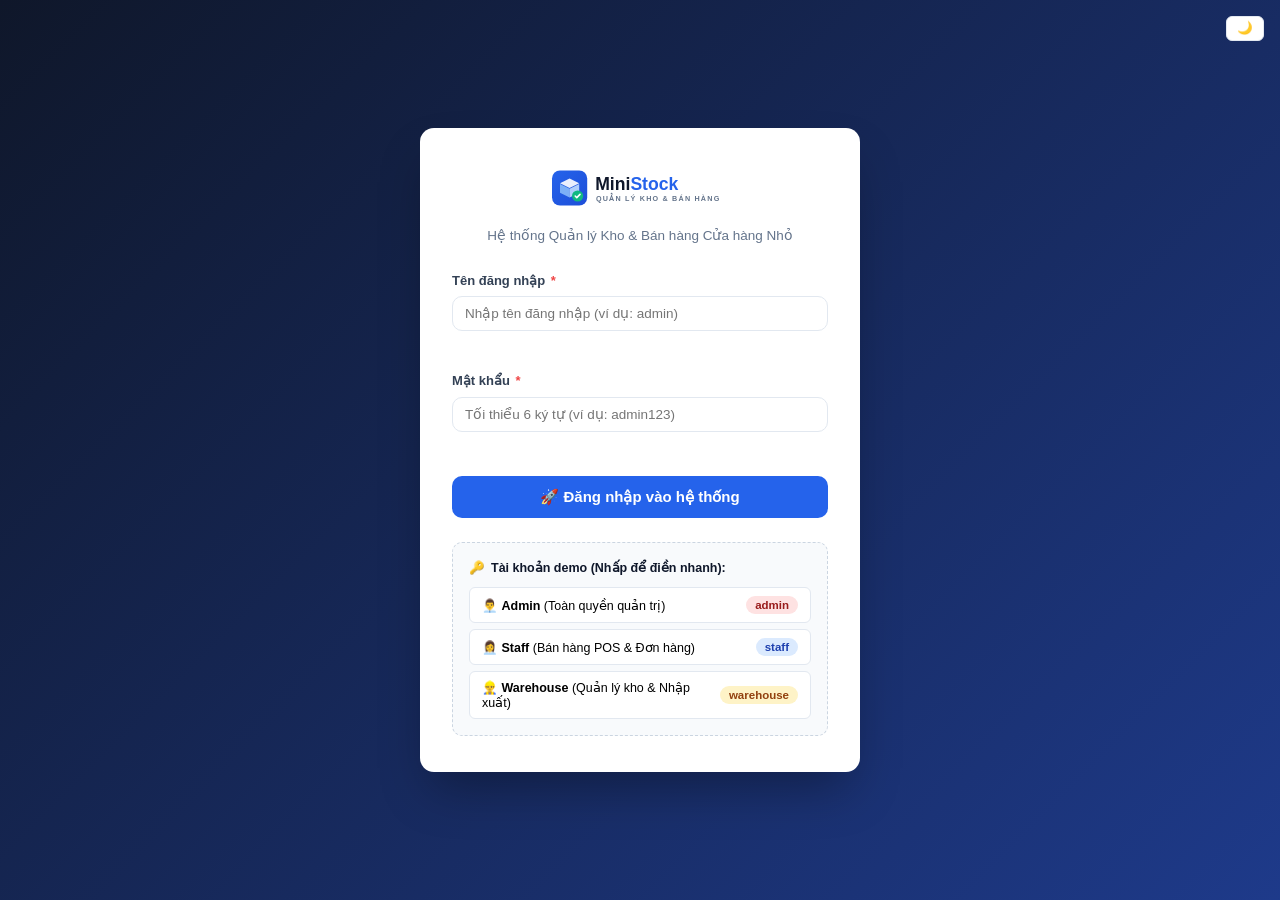
<file: index.html>
<!doctype html>
<html lang="vi">
  <head>
    <meta charset="UTF-8" />
    <meta name="viewport" content="width=device-width, initial-scale=1.0" />
    <title>Dashboard Tổng Quan - MiniStock Quản Lý Kho & Bán Hàng</title>
    <link rel="icon" type="image/svg+xml" href="images/logo/icon.svg" />
    <script src="js/theme.js"></script>
    <link rel="stylesheet" href="css/style.css" />
    <link rel="stylesheet" href="css/responsive.css" />
  </head>
  <body>
    <div class="app-container">
      <!-- SIDEBAR ĐIỀU HƯỚNG -->
      <aside class="app-sidebar">
        <div class="sidebar-header">
          <a href="index.html" class="sidebar-brand">
            <img src="images/logo/logo.svg" alt="MiniStock Logo" />
          </a>
        </div>

        <ul class="sidebar-menu">
          <li class="menu-category-title">TỔNG QUAN</li>
          <li class="menu-item">
            <a href="index.html" class="menu-link active">
              <span class="menu-icon">📊</span>
              <span>Dashboard</span>
            </a>
          </li>

          <li class="menu-category-title">BÁN HÀNG &amp; KHO</li>
          <li class="menu-item" data-role-allow="admin,staff">
            <a href="sales.html" class="menu-link">
              <span class="menu-icon">🛒</span>
              <span>Bán hàng (POS)</span>
            </a>
          </li>
          <li class="menu-item" data-role-allow="admin,staff">
            <a href="orders.html" class="menu-link">
              <span class="menu-icon">📑</span>
              <span>Quản lý đơn hàng</span>
            </a>
          </li>
          <li class="menu-item" data-role-allow="admin,warehouse">
            <a href="inventory.html" class="menu-link">
              <span class="menu-icon">📦</span>
              <span>Quản lý kho</span>
            </a>
          </li>

          <li class="menu-category-title">DANH MỤC &amp; SẢN PHẨM</li>
          <li class="menu-item" data-role-allow="admin,staff,warehouse">
            <a href="products.html" class="menu-link">
              <span class="menu-icon">🏷️</span>
              <span>Sản phẩm</span>
            </a>
          </li>
          <li class="menu-item" data-role-allow="admin,warehouse">
            <a href="categories.html" class="menu-link">
              <span class="menu-icon">📂</span>
              <span>Danh mục</span>
            </a>
          </li>

          <li class="menu-category-title">ĐỐI TÁC &amp; KHÁCH HÀNG</li>
          <li class="menu-item" data-role-allow="admin,staff">
            <a href="customers.html" class="menu-link">
              <span class="menu-icon">👥</span>
              <span>Khách hàng</span>
            </a>
          </li>

          <li class="menu-category-title">BÁO CÁO &amp; HỆ THỐNG</li>
          <li class="menu-item" data-role-allow="admin">
            <a href="reports.html" class="menu-link">
              <span class="menu-icon">📈</span>
              <span>Báo cáo thống kê</span>
            </a>
          </li>
          <li class="menu-item" data-role-allow="admin">
            <a href="users.html" class="menu-link">
              <span class="menu-icon">⚙️</span>
              <span>Tài khoản &amp; Vai trò</span>
            </a>
          </li>
          <li class="menu-category-title">THÔNG TIN</li>
          <li class="menu-item">
            <a href="about.html" class="menu-link">
              <span class="menu-icon">ℹ️</span>
              <span>Giới thiệu</span>
            </a>
          </li>
          <li class="menu-item">
            <a href="contact.html" class="menu-link">
              <span class="menu-icon">✉️</span>
              <span>Liên hệ &amp; Góp ý</span>
            </a>
          </li>
        </ul>

        <div class="sidebar-footer">
          <div><strong>MiniStock</strong> v1.0<br /></div>
          <button
            type="button"
            id="btn-reset-demo"
            class="btn btn-outline btn-sm"
            title="Khôi phục dữ liệu mẫu gốc"
          >
            🔄
          </button>
        </div>
      </aside>

      <!-- NỘI DUNG CHÍNH -->
      <div class="app-main">
        <!-- HEADER -->
        <header class="app-header">
          <div class="header-left">
            <button
              type="button"
              id="btn-sidebar-toggle"
              class="btn-sidebar-toggle"
              aria-label="Mở menu"
            >
              ☰
            </button>
            <div class="header-title-box">
              <h1 id="header-page-title">Dashboard Tổng Quan</h1>
              <p>Số liệu hoạt động thực tế của cửa hàng MiniStock</p>
            </div>
          </div>

          <div class="header-right">
            <!-- Nút xuất sao lưu JSON nhanh -->
            <button
              type="button"
              id="btn-export-backup"
              class="btn btn-outline btn-sm"
              title="Xuất sao lưu toàn bộ dữ liệu"
            >
              💾<span class="btn-label"> Sao lưu</span>
            </button>

            <!-- Thông tin người dùng đang đăng nhập -->
            <div class="header-user-profile">
              <div class="user-avatar" id="header-user-avatar">👤</div>
              <div class="user-info">
                <span class="user-name" id="header-user-name">Đang tải...</span>
                <span class="role-badge" id="header-user-role">...</span>
              </div>
            </div>

            <button
              type="button"
              id="btn-logout"
              class="btn btn-outline btn-sm text-danger"
              title="Đăng xuất"
            >
              🚪<span class="btn-label"> Đăng xuất</span>
            </button>
          </div>
        </header>

        <!-- MAIN BODY CONTENT -->
        <main class="app-content">
          <!-- LƯỚI THẺ THỐNG KÊ (TÍNH TỪ DỮ LIỆU THẬT) -->
          <section class="stats-grid">
            <div class="stat-card">
              <div class="stat-icon primary">🏷️</div>
              <div class="stat-details">
                <div class="stat-label">Tổng sản phẩm</div>
                <div class="stat-value" id="dash-total-products">0</div>
                <div class="stat-desc" id="dash-categories-count">
                  0 danh mục
                </div>
              </div>
            </div>

            <div class="stat-card">
              <div class="stat-icon success">💰</div>
              <div class="stat-details">
                <div class="stat-label">Doanh thu tích lũy</div>
                <div class="stat-value" id="dash-total-revenue">0 đ</div>
                <div class="stat-desc" id="dash-today-revenue">
                  Hôm nay: 0 đ
                </div>
              </div>
            </div>

            <div class="stat-card">
              <div class="stat-icon info">📑</div>
              <div class="stat-details">
                <div class="stat-label">Tổng đơn hàng</div>
                <div class="stat-value" id="dash-total-orders">0</div>
                <div class="stat-desc" id="dash-completed-orders">
                  0 đơn thành công
                </div>
              </div>
            </div>

            <div class="stat-card">
              <div class="stat-icon warning">📦</div>
              <div class="stat-details">
                <div class="stat-label">Giá trị kho ước tính</div>
                <div class="stat-value" id="dash-stock-value">0 đ</div>
                <div class="stat-desc">Tính theo giá vốn nhập</div>
              </div>
            </div>

            <div class="stat-card">
              <div class="stat-icon danger">⚠️</div>
              <div class="stat-details">
                <div class="stat-label">Cảnh báo tồn kho</div>
                <div class="stat-value text-danger" id="dash-stock-warning">
                  0 SP
                </div>
                <div class="stat-desc" id="dash-out-of-stock-desc">
                  0 SP đã hết hàng
                </div>
              </div>
            </div>
          </section>

          <!-- KHỐI BIỂU ĐỒ & LỐI TẮT NHANH -->
          <div class="pos-layout grid-2-1">
            <div class="card u-mb-0">
              <div class="card-header">
                <h2 class="card-title">📈 Doanh thu 7 ngày gần nhất (VNĐ)</h2>
                <small class="text-muted">Tính từ các đơn hoàn tất</small>
              </div>
              <div class="card-body">
                <canvas
                  class="chart-canvas chart-h-240"
                  id="dashboard-revenue-canvas"
                  width="620"
                  height="240"
                ></canvas>
              </div>
            </div>

            <div class="card u-mb-0">
              <div class="card-header">
                <h2 class="card-title">⚡ Thao tác nhanh</h2>
              </div>
              <div class="card-body u-flex-col-gap-10">
                <a href="sales.html" class="btn btn-primary btn-quick">
                  <span class="u-fs-18">🛒</span> Bán hàng &amp; Lập hóa đơn mới
                </a>
                <a href="inventory.html" class="btn btn-success btn-quick">
                  <span class="u-fs-18">📥</span> Nhập hàng vào kho
                </a>
                <a href="products.html" class="btn btn-outline btn-quick">
                  <span class="u-fs-18">➕</span> Thêm sản phẩm mới
                </a>
                <a href="reports.html" class="btn btn-outline btn-quick">
                  <span class="u-fs-18">📊</span> Xem báo cáo lợi nhuận gộp
                </a>
              </div>
            </div>
          </div>

          <!-- HAI BẢNG DỮ LIỆU GẦN ĐÂY -->
          <div class="pos-layout grid-1-1">
            <!-- Đơn hàng mới nhất -->
            <div class="card u-mb-0">
              <div class="card-header">
                <h2 class="card-title">📄 Đơn hàng gần đây</h2>
                <a href="orders.html" class="btn btn-outline btn-sm"
                  >Xem tất cả &rarr;</a
                >
              </div>
              <div class="card-body u-pad-0">
                <div class="table-responsive">
                  <table class="data-table">
                    <thead>
                      <tr>
                        <th>Mã đơn</th>
                        <th>Khách hàng</th>
                        <th>Tổng tiền</th>
                        <th>Trạng thái</th>
                      </tr>
                    </thead>
                    <tbody id="dash-recent-orders-body">
                      <tr>
                        <td colspan="4" class="text-center text-muted u-pad-20">
                          Đang tải dữ liệu...
                        </td>
                      </tr>
                    </tbody>
                  </table>
                </div>
              </div>
            </div>

            <!-- Sản phẩm cần nhập thêm -->
            <div class="card u-mb-0">
              <div class="card-header">
                <h2 class="card-title">⚠️ Hàng sắp hết &amp; Đã hết</h2>
                <a href="inventory.html" class="btn btn-outline btn-sm"
                  >Quản lý kho &rarr;</a
                >
              </div>
              <div class="card-body u-pad-0">
                <div class="table-responsive">
                  <table class="data-table">
                    <thead>
                      <tr>
                        <th>Sản phẩm</th>
                        <th>Tồn</th>
                        <th>Đơn vị</th>
                        <th>Trạng thái</th>
                      </tr>
                    </thead>
                    <tbody id="dash-need-restock-body">
                      <tr>
                        <td colspan="4" class="text-center text-muted u-pad-20">
                          Đang tải dữ liệu...
                        </td>
                      </tr>
                    </tbody>
                  </table>
                </div>
              </div>
            </div>
          </div>
        </main>
      </div>
    </div>

    <!-- SCRIPTS DỰ ÁN -->
    <script src="js/storage.js"></script>
    <script src="js/validation.js"></script>
    <script src="js/auth.js"></script>
    <script src="js/main.js"></script>
    <script>
      document.addEventListener("DOMContentLoaded", () => {
        // Yêu cầu đăng nhập (Tất cả vai trò admin, staff, warehouse đều có thể xem dashboard)
        const currentUser = Auth.requireAuth(["admin", "staff", "warehouse"]);
        if (!currentUser) return;

        renderDashboardData();
      });

      function renderDashboardData() {
        const products = StorageService.get(STORAGE_KEYS.PRODUCTS, []);
        const categories = StorageService.get(STORAGE_KEYS.CATEGORIES, []);
        const orders = StorageService.get(STORAGE_KEYS.ORDERS, []);
        const settings = StorageService.get(
          STORAGE_KEYS.SETTINGS,
          DEFAULT_SETTINGS,
        );
        const lowStockThreshold = Number(settings.lowStockThreshold) || 5;

        // 1. Thống kê sản phẩm
        document.getElementById("dash-total-products").textContent =
          products.length;
        document.getElementById("dash-categories-count").textContent =
          `${categories.length} danh mục`;

        // 2. Thống kê đơn hàng & doanh thu
        const completedOrders = orders.filter((o) => o.status === "completed");
        const totalRevenue = completedOrders.reduce(
          (sum, o) => sum + o.total,
          0,
        );

        const todayStr = new Date().toISOString().slice(0, 10);
        const todayOrders = completedOrders.filter(
          (o) => new Date(o.createdAt).toISOString().slice(0, 10) === todayStr,
        );
        const todayRevenue = todayOrders.reduce((sum, o) => sum + o.total, 0);

        document.getElementById("dash-total-revenue").textContent =
          Format.currency(totalRevenue);
        document.getElementById("dash-today-revenue").textContent =
          `Hôm nay: ${Format.currency(todayRevenue)}`;
        document.getElementById("dash-total-orders").textContent =
          orders.length;
        document.getElementById("dash-completed-orders").textContent =
          `${completedOrders.length} đơn hoàn tất`;

        // 3. Giá trị tồn kho
        const stockValuation = products.reduce(
          (sum, p) => sum + p.stock * p.costPrice,
          0,
        );
        document.getElementById("dash-stock-value").textContent =
          Format.currency(stockValuation);

        // 4. Cảnh báo tồn kho
        const lowStockItems = products.filter(
          (p) => p.stock > 0 && p.stock <= lowStockThreshold,
        );
        const outOfStockItems = products.filter((p) => p.stock === 0);
        document.getElementById("dash-stock-warning").textContent =
          `${lowStockItems.length + outOfStockItems.length} SP`;
        document.getElementById("dash-out-of-stock-desc").textContent =
          `${outOfStockItems.length} SP đã hết hàng`;

        // 5. Đơn hàng gần đây
        const recentOrdersBody = document.getElementById(
          "dash-recent-orders-body",
        );
        const recentOrders = [...orders].slice(0, 5);

        if (recentOrders.length === 0) {
          recentOrdersBody.innerHTML =
            '<tr><td colspan="4" class="text-center text-muted u-pad-20">Chưa có đơn hàng nào.</td></tr>';
        } else {
          recentOrdersBody.innerHTML = recentOrders
            .map(
              (o) => `
        <tr>
          <td class="font-bold text-primary">${o.id}</td>
          <td>${o.customerName}</td>
          <td class="font-bold">${Format.currency(o.total)}</td>
          <td>${o.status === "completed" ? '<span class="badge badge-success">Hoàn tất</span>' : '<span class="badge badge-danger">Đã hủy</span>'}</td>
        </tr>
      `,
            )
            .join("");
        }

        // 6. Sản phẩm cần nhập thêm
        const restockBody = document.getElementById("dash-need-restock-body");
        const restockItems = products
          .filter((p) => p.stock <= lowStockThreshold)
          .sort((a, b) => a.stock - b.stock)
          .slice(0, 5);

        if (restockItems.length === 0) {
          restockBody.innerHTML =
            '<tr><td colspan="4" class="text-center text-success u-pad-20">✓ Tồn kho an toàn.</td></tr>';
        } else {
          restockBody.innerHTML = restockItems
            .map(
              (p) => `
        <tr>
          <td>
            <div class="font-bold">${p.name}</div>
            <small class="text-muted">${p.id}</small>
          </td>
          <td class="font-bold text-center stock-num ${p.stock === 0 ? "stock-num-out" : "stock-num-low"}">${p.stock}</td>
          <td>${p.unit}</td>
          <td>${p.stock === 0 ? '<span class="badge badge-danger">Hết</span>' : '<span class="badge badge-warning">Sắp hết</span>'}</td>
        </tr>
      `,
            )
            .join("");
        }

        // 7. Vẽ biểu đồ Canvas thuần
        lastChartOrders = completedOrders;
        drawDashboardCanvas(completedOrders);
      }

      // Nhớ dữ liệu lần vẽ gần nhất để vẽ lại khi người dùng đổi chế độ sáng/tối
      let lastChartOrders = [];
      document.addEventListener("themechange", () =>
        drawDashboardCanvas(lastChartOrders),
      );

      function drawDashboardCanvas(orders) {
        const canvas = document.getElementById("dashboard-revenue-canvas");
        if (!canvas) return;
        const ctx = canvas.getContext("2d");
        if (!ctx) return;

        const days = [];
        const labels = [];
        const totals = [];

        for (let i = 6; i >= 0; i--) {
          const d = new Date();
          d.setDate(d.getDate() - i);
          const key = d.toISOString().slice(0, 10);
          days.push(key);
          labels.push(`${d.getDate()}/${d.getMonth() + 1}`);

          const sum = orders
            .filter(
              (o) => new Date(o.createdAt).toISOString().slice(0, 10) === key,
            )
            .reduce((s, o) => s + o.total, 0);

          totals.push(sum);
        }

        // Cho canvas rộng đúng bằng khung chứa để chữ và cột không bị kéo giãn
        if (canvas.clientWidth > 0) canvas.width = canvas.clientWidth;
        const width = canvas.width;
        const height = canvas.height;
        ctx.clearRect(0, 0, width, height);

        const maxVal = Math.max(...totals, 400000);
        const pad = { top: 25, right: 20, bottom: 35, left: 65 };
        const chartW = width - pad.left - pad.right;
        const chartH = height - pad.top - pad.bottom;

        // Lưới ngang
        // Màu lấy từ biến CSS để đổi theo chế độ sáng/tối
        ctx.strokeStyle = Theme.cssVar("--chart-grid", "#f1f5f9");
        ctx.lineWidth = 1;
        ctx.fillStyle = Theme.cssVar("--chart-label", "#64748b");
        ctx.font = "11px sans-serif";

        const steps = 3;
        for (let i = 0; i <= steps; i++) {
          const y = pad.top + (chartH / steps) * i;
          const val = Math.round(maxVal - (maxVal / steps) * i);

          ctx.beginPath();
          ctx.moveTo(pad.left, y);
          ctx.lineTo(width - pad.right, y);
          ctx.stroke();

          ctx.textAlign = "right";
          ctx.fillText(
            Format.currency(val).replace("₫", "").trim(),
            pad.left - 6,
            y + 4,
          );
        }

        const barW = Math.min(32, (chartW / days.length) * 0.5);
        const stepX = chartW / days.length;

        totals.forEach((val, i) => {
          const x = pad.left + stepX * i + (stepX - barW) / 2;
          const barH = (val / maxVal) * chartH;
          const y = pad.top + chartH - barH;

          const grad = ctx.createLinearGradient(x, y, x, y + barH);
          grad.addColorStop(0, Theme.cssVar("--chart-bar-top", "#2563eb"));
          grad.addColorStop(1, Theme.cssVar("--chart-bar-bottom", "#93c5fd"));

          ctx.fillStyle = grad;
          ctx.beginPath();
          if (ctx.roundRect) {
            ctx.roundRect(x, y, barW, barH, [4, 4, 0, 0]);
            ctx.fill();
          } else {
            ctx.fillRect(x, y, barW, barH);
          }

          ctx.fillStyle = Theme.cssVar("--text-soft", "#475569");
          ctx.textAlign = "center";
          ctx.fillText(labels[i], x + barW / 2, height - pad.bottom + 16);

          if (val > 0) {
            ctx.fillStyle = Theme.cssVar("--chart-value", "#1e40af");
            ctx.font = "bold 10px sans-serif";
            ctx.fillText(`${Math.round(val / 1000)}k`, x + barW / 2, y - 5);
            ctx.font = "11px sans-serif";
          }
        });
      }
    </script>
  </body>
</html>
</file>
<file: css/style.css>
:root {
  --primary: #2563eb;
  --primary-hover: #1d4ed8;
  --primary-light: #eff6ff;
  --primary-border: #bfdbfe;

  --navy-dark: #0f172a;
  --navy-sidebar: #1e293b;
  --navy-sidebar-hover: #334155;
  --navy-sidebar-active: #2563eb;

  --bg-page: #f8fafc;
  --bg-card: #ffffff;
  --bg-input: #ffffff;

  --text-main: #0f172a;
  --text-muted: #64748b;
  --text-light: #94a3b8;
  --text-white: #ffffff;

  --border-color: #e2e8f0;
  --border-focus: #3b82f6;

  --success: #10b981;
  --success-bg: #ecfdf5;
  --success-border: #a7f3d0;
  --success-text: #065f46;

  --warning: #f59e0b;
  --warning-bg: #fffbeb;
  --warning-border: #fde68a;
  --warning-text: #92400e;

  --danger: #ef4444;
  --danger-bg: #fef2f2;
  --danger-border: #fecaca;
  --danger-text: #991b1b;

  --info: #0284c7;
  --info-bg: #f0f9ff;
  --info-border: #bae6fd;
  --info-text: #075985;

  --shadow-sm: 0 1px 2px 0 rgba(0, 0, 0, 0.05);
  --shadow-md:
    0 4px 6px -1px rgba(0, 0, 0, 0.1), 0 2px 4px -2px rgba(0, 0, 0, 0.1);
  --shadow-lg:
    0 10px 15px -3px rgba(0, 0, 0, 0.1), 0 4px 6px -4px rgba(0, 0, 0, 0.1);
  --shadow-modal:
    0 20px 25px -5px rgba(0, 0, 0, 0.2), 0 8px 10px -6px rgba(0, 0, 0, 0.2);

  --radius-sm: 6px;
  --radius-md: 10px;
  --radius-lg: 14px;
  --radius-full: 9999px;

  --sidebar-width: 260px;
  --header-height: 70px;
  --transition-fast: 0.15s ease-in-out;
  --transition-normal: 0.25s ease-in-out;

  /* Các màu phụ dùng cho nền bảng, ô nhập, nhãn trạng thái... (đổi theo chế độ sáng/tối) */
  --surface-2: #f8fafc;
  --surface-3: #f1f5f9;
  --surface-4: #e2e8f0;
  --text-body: #334155;
  --text-soft: #475569;
  --border-strong: #cbd5e1;
  --chip-blue-bg: #dbeafe;
  --chip-blue-text: #1e40af;
  --chip-red-bg: #fee2e2;
  --chip-amber-bg: #fef3c7;
  --danger-bg-soft: #fff5f5;
  --chart-grid: #e2e8f0;
  --chart-label: #64748b;
  --chart-value: #1e40af;
  --chart-bar-top: #2563eb;
  --chart-bar-bottom: #60a5fa;

  color-scheme: light;
}

/* ============================================================
   CHẾ ĐỘ TỐI (bật bằng data-theme="dark" trên thẻ <html>, xem js/theme.js)
   Chỉ đổi giá trị các biến màu, các quy tắc bên dưới giữ nguyên.
   ============================================================ */
:root[data-theme="dark"] {
  --primary: #3b82f6;
  --primary-hover: #60a5fa;
  --primary-light: #172554;
  --primary-border: #1e3a8a;

  --navy-dark: #020617;
  --navy-sidebar: #0f172a;
  --navy-sidebar-hover: #1e293b;

  --bg-page: #0b1120;
  --bg-card: #131c31;
  --bg-input: #0f172a;

  --text-main: #e2e8f0;
  --text-muted: #94a3b8;
  --text-light: #64748b;

  --border-color: #26334d;
  --border-focus: #60a5fa;

  --success-bg: #052e22;
  --success-border: #065f46;
  --success-text: #6ee7b7;

  --warning-bg: #2b2108;
  --warning-border: #78501a;
  --warning-text: #fcd34d;

  --danger-bg: #2d1215;
  --danger-border: #7f1d1d;
  --danger-text: #fca5a5;

  --info-bg: #082f49;
  --info-border: #0c4a6e;
  --info-text: #7dd3fc;

  --shadow-sm: 0 1px 2px 0 rgba(0, 0, 0, 0.4);
  --shadow-md:
    0 4px 6px -1px rgba(0, 0, 0, 0.5), 0 2px 4px -2px rgba(0, 0, 0, 0.5);
  --shadow-lg:
    0 10px 15px -3px rgba(0, 0, 0, 0.55), 0 4px 6px -4px rgba(0, 0, 0, 0.55);
  --shadow-modal:
    0 20px 25px -5px rgba(0, 0, 0, 0.7), 0 8px 10px -6px rgba(0, 0, 0, 0.7);

  --surface-2: #17213a;
  --surface-3: #1b2744;
  --surface-4: #26334d;
  --text-body: #cbd5e1;
  --text-soft: #a7b4c8;
  --border-strong: #3a4966;
  --chip-blue-bg: #1e3a8a;
  --chip-blue-text: #bfdbfe;
  --chip-red-bg: #450a0a;
  --chip-amber-bg: #422006;
  --danger-bg-soft: #2d1215;
  --chart-grid: #26334d;
  --chart-label: #94a3b8;
  --chart-value: #93c5fd;
  --chart-bar-top: #3b82f6;
  --chart-bar-bottom: #1d4ed8;

  color-scheme: dark;
}

/* Nút đổi chế độ sáng/tối */
.btn-theme {
  font-size: 16px;
  line-height: 1;
  padding: 7px 10px;
}

.btn-theme-floating {
  position: fixed;
  top: 16px;
  right: 16px;
  z-index: 50;
  background-color: var(--bg-card);
}

/* Hóa đơn là tờ giấy nên luôn nền trắng chữ đen ở cả hai chế độ */
.invoice-paper {
  color: #0f172a;
}

/* ============================================================
   BASE RESET
   ============================================================ */
*,
*::before,
*::after {
  box-sizing: border-box;
  margin: 0;
  padding: 0;
}

body {
  font-family:
    -apple-system, BlinkMacSystemFont, "Segoe UI", Roboto, "Helvetica Neue",
    Arial, sans-serif;
  background-color: var(--bg-page);
  color: var(--text-main);
  line-height: 1.5;
  font-size: 14.5px;
  -webkit-font-smoothing: antialiased;
}

a {
  color: var(--primary);
  text-decoration: none;
  transition: color var(--transition-fast);
}

a:hover {
  color: var(--primary-hover);
}

/* ============================================================
   BỐ CỤC KHUNG ỨNG DỤNG (APP LAYOUT - DÙNG FLEXBOX & GRID)
   ============================================================ */
.app-container {
  display: flex;
  min-height: 100vh;
}

/* Sidebar bên trái */
.app-sidebar {
  width: var(--sidebar-width);
  background-color: var(--navy-sidebar);
  color: #f1f5f9;
  display: flex;
  flex-direction: column;
  position: fixed;
  top: 0;
  bottom: 0;
  left: 0;
  z-index: 100;
  transition: transform var(--transition-normal);
  box-shadow: 2px 0 10px rgba(0, 0, 0, 0.15);
}

.sidebar-header {
  height: var(--header-height);
  padding: 0 18px;
  display: flex;
  align-items: center;
  justify-content: space-between;
  border-bottom: 1px solid rgba(255, 255, 255, 0.08);
}

.sidebar-brand {
  display: flex;
  align-items: center;
  gap: 10px;
  text-decoration: none;
}

.sidebar-brand img {
  height: 54px;
  width: auto;
}

.sidebar-menu {
  flex: 1;
  overflow-y: auto;
  padding: 18px 12px;
  list-style: none;
}

.menu-category-title {
  font-size: 11px;
  text-transform: uppercase;
  letter-spacing: 1.2px;
  color: #94a3b8;
  padding: 12px 14px 6px;
  font-weight: 700;
}

.menu-item {
  margin-bottom: 4px;
}

.menu-link {
  display: flex;
  align-items: center;
  gap: 12px;
  padding: 10px 14px;
  color: #cbd5e1;
  border-radius: var(--radius-md);
  font-weight: 500;
  font-size: 14px;
  transition: all var(--transition-fast);
  text-decoration: none;
}

.menu-link:hover {
  background-color: var(--navy-sidebar-hover);
  color: #ffffff;
}

.menu-link.active {
  background-color: var(--primary);
  color: #ffffff;
  font-weight: 600;
  box-shadow: 0 4px 10px rgba(37, 99, 235, 0.35);
}

.menu-icon {
  font-size: 18px;
  width: 22px;
  text-align: center;
  display: inline-block;
}

.sidebar-footer {
  padding: 14px 16px;
  border-top: 1px solid rgba(255, 255, 255, 0.08);
  font-size: 12px;
  color: #94a3b8;
  display: flex;
  align-items: center;
  justify-content: space-between;
}

/* Khu vực nội dung chính */
.app-main {
  flex: 1;
  margin-left: var(--sidebar-width);
  display: flex;
  flex-direction: column;
  min-width: 0;
}

/* Header trên cùng */
.app-header {
  height: var(--header-height);
  background-color: var(--bg-card);
  border-bottom: 1px solid var(--border-color);
  padding: 0 28px;
  display: flex;
  align-items: center;
  justify-content: space-between;
  position: sticky;
  top: 0;
  z-index: 90;
  box-shadow: var(--shadow-sm);
}

.header-left {
  display: flex;
  align-items: center;
  gap: 16px;
}

.btn-sidebar-toggle {
  background: none;
  border: none;
  font-size: 22px;
  cursor: pointer;
  color: var(--text-main);
  display: none;
  padding: 6px;
  border-radius: var(--radius-sm);
}

.btn-sidebar-toggle:hover {
  background-color: var(--bg-page);
}

.header-title-box h1 {
  font-size: 20px;
  font-weight: 700;
  color: var(--text-main);
}

.header-title-box p {
  font-size: 12.5px;
  color: var(--text-muted);
}

.header-right {
  display: flex;
  align-items: center;
  gap: 14px;
}

.header-user-profile {
  display: flex;
  align-items: center;
  gap: 12px;
  padding: 6px 12px;
  border-radius: var(--radius-full);
  background-color: var(--bg-page);
  border: 1px solid var(--border-color);
}

.user-avatar {
  width: 36px;
  height: 36px;
  border-radius: var(--radius-full);
  background: var(--surface-4);
  display: flex;
  align-items: center;
  justify-content: center;
  font-size: 18px;
}

.user-info {
  display: flex;
  flex-direction: column;
}

.user-name {
  font-size: 13.5px;
  font-weight: 600;
  color: var(--text-main);
  line-height: 1.2;
}

.role-badge {
  font-size: 11px;
  font-weight: 600;
  padding: 2px 8px;
  border-radius: var(--radius-full);
  display: inline-block;
  margin-top: 2px;
}

.badge-role-admin {
  background-color: var(--chip-red-bg);
  color: var(--danger-text);
}

.badge-role-staff {
  background-color: var(--chip-blue-bg);
  color: var(--chip-blue-text);
}

.badge-role-warehouse {
  background-color: var(--chip-amber-bg);
  color: var(--warning-text);
}

/* Nội dung trang */
.app-content {
  padding: 24px 28px;
  flex: 1;
}

/* ============================================================
   THẺ THỐNG KÊ (STAT CARDS)
   ============================================================ */
.stats-grid {
  display: grid;
  grid-template-columns: repeat(auto-fit, minmax(220px, 1fr));
  gap: 18px;
  margin-bottom: 24px;
}

.stat-card {
  background-color: var(--bg-card);
  border-radius: var(--radius-md);
  padding: 20px;
  border: 1px solid var(--border-color);
  box-shadow: var(--shadow-sm);
  display: flex;
  align-items: center;
  gap: 16px;
  transition:
    transform var(--transition-fast),
    box-shadow var(--transition-fast);
}

.stat-card:hover {
  transform: translateY(-2px);
  box-shadow: var(--shadow-md);
}

.stat-icon {
  width: 52px;
  height: 52px;
  border-radius: var(--radius-md);
  display: flex;
  align-items: center;
  justify-content: center;
  font-size: 24px;
  flex-shrink: 0;
}

.stat-icon.primary {
  background-color: var(--primary-light);
  color: var(--primary);
}
.stat-icon.success {
  background-color: var(--success-bg);
  color: var(--success);
}
.stat-icon.warning {
  background-color: var(--warning-bg);
  color: var(--warning);
}
.stat-icon.danger {
  background-color: var(--danger-bg);
  color: var(--danger);
}
.stat-icon.info {
  background-color: var(--info-bg);
  color: var(--info);
}

.stat-details {
  flex: 1;
  min-width: 0;
}

.stat-label {
  font-size: 13px;
  color: var(--text-muted);
  font-weight: 500;
  margin-bottom: 4px;
}

.stat-value {
  font-size: 19px;
  font-weight: 700;
  color: var(--text-main);
  line-height: 1.2;
}

.stat-desc {
  font-size: 11.5px;
  color: var(--text-light);
  margin-top: 4px;
}

/* ============================================================
   THẺ KHUNG CHỨA (PANEL & CARDS)
   ============================================================ */
.card {
  background-color: var(--bg-card);
  border-radius: var(--radius-md);
  border: 1px solid var(--border-color);
  box-shadow: var(--shadow-sm);
  margin-bottom: 24px;
}

.card-header {
  padding: 16px 20px;
  border-bottom: 1px solid var(--border-color);
  display: flex;
  align-items: center;
  justify-content: space-between;
  flex-wrap: wrap;
  gap: 12px;
}

.card-title {
  font-size: 20px;
  font-weight: 700;
  color: var(--text-main);
  display: flex;
  align-items: center;
  gap: 8px;
}

.card-body {
  padding: 20px;
}

.card-body-flush {
  padding: 0;
}

.card-footer {
  padding: 14px 20px;
  border-top: 1px solid var(--border-color);
  background-color: var(--surface-2);
  border-radius: 0 0 var(--radius-md) var(--radius-md);
}

/* ============================================================
   BỘ LỌC VÀ TÌM KIẾM (FORM 2 - SEARCH & FILTER FORM)
   ============================================================ */
.filter-form-card {
  background-color: var(--bg-card);
  border: 1px solid var(--border-color);
  border-radius: var(--radius-md);
  padding: 14px 18px;
  margin-bottom: 18px;
  box-shadow: var(--shadow-sm);
}

.filter-form-row {
  display: flex;
  align-items: center;
  justify-content: space-between;
  gap: 12px;
  flex-wrap: wrap;
}

.filter-inputs-group {
  display: flex;
  align-items: center;
  gap: 10px;
  flex-wrap: wrap;
  flex: 1;
}

.filter-actions-group {
  display: flex;
  align-items: center;
  gap: 10px;
}

.toolbar-bar {
  display: flex;
  align-items: center;
  justify-content: space-between;
  gap: 12px;
  flex-wrap: wrap;
  margin-bottom: 18px;
}

.toolbar-left,
.toolbar-right {
  display: flex;
  align-items: center;
  gap: 10px;
  flex-wrap: wrap;
}

.search-box {
  position: relative;
  min-width: 260px;
}

.search-box input {
  width: 100%;
  padding: 8px 14px 8px 36px;
  border: 1px solid var(--border-color);
  border-radius: var(--radius-md);
  font-size: 13.5px;
  outline: none;
  background-color: var(--bg-card);
  transition:
    border-color var(--transition-fast),
    box-shadow var(--transition-fast);
}

.search-box input:focus {
  border-color: var(--primary);
  box-shadow: 0 0 0 3px rgba(37, 99, 235, 0.15);
}

.search-icon {
  position: absolute;
  left: 12px;
  top: 50%;
  transform: translateY(-50%);
  color: var(--text-light);
  font-size: 14px;
  pointer-events: none;
}

.select-control,
.input-control {
  padding: 8px 12px;
  border: 1px solid var(--border-color);
  border-radius: var(--radius-md);
  font-size: 13.5px;
  outline: none;
  background-color: var(--bg-card);
  color: var(--text-main);
  transition: border-color var(--transition-fast);
}

.select-control:focus,
.input-control:focus {
  border-color: var(--primary);
  box-shadow: 0 0 0 3px rgba(37, 99, 235, 0.15);
}

/* ============================================================
   BẢNG DỮ LIỆU (DATA TABLES)
   ============================================================ */
.table-responsive {
  width: 100%;
  overflow-x: auto;
  -webkit-overflow-scrolling: touch;
}

.data-table {
  width: 100%;
  border-collapse: collapse;
  text-align: left;
  font-size: 13.5px;
}

.data-table th {
  background-color: var(--surface-2);
  color: var(--text-soft);
  font-weight: 600;
  padding: 12px 14px;
  border-bottom: 2px solid var(--border-color);
  white-space: nowrap;
}

.data-table td {
  padding: 12px 14px;
  border-bottom: 1px solid var(--border-color);
  vertical-align: middle;
}

.data-table tbody tr:hover {
  background-color: var(--surface-3);
}

.table-thumb {
  width: 44px;
  height: 44px;
  border-radius: var(--radius-sm);
  object-fit: cover;
  border: 1px solid var(--border-color);
  background-color: var(--surface-2);
  display: block;
}

/* ============================================================
   NÚT BẤM (BUTTONS)
   ============================================================ */
.btn {
  display: inline-flex;
  align-items: center;
  justify-content: center;
  gap: 8px;
  padding: 8px 16px;
  font-size: 13.5px;
  font-weight: 600;
  border-radius: var(--radius-md);
  border: 1px solid transparent;
  cursor: pointer;
  transition: all var(--transition-fast);
  text-decoration: none;
  white-space: nowrap;
}

.btn:active {
  transform: scale(0.98);
}

.btn-primary {
  background-color: var(--primary);
  color: #fff;
}
.btn-primary:hover {
  background-color: var(--primary-hover);
  color: #fff;
}

.btn-success {
  background-color: #059669;
  color: #fff;
}
.btn-success:hover {
  background-color: #047857;
}

.btn-danger {
  background-color: var(--danger);
  color: #fff;
}
.btn-danger:hover {
  background-color: #dc2626;
}

.btn-warning {
  background-color: #b45309;
  color: #fff;
}
.btn-warning:hover {
  background-color: #92400e;
}

.btn-outline {
  background-color: var(--bg-card);
  border-color: var(--border-color);
  color: var(--text-main);
}
.btn-outline:hover {
  background-color: var(--surface-3);
  border-color: var(--border-strong);
}

.btn-sm {
  padding: 5px 10px;
  font-size: 12.5px;
  border-radius: var(--radius-sm);
}

.btn-block {
  width: 100%;
}

.btn-icon {
  width: 32px;
  height: 32px;
  padding: 0;
  border-radius: var(--radius-sm);
}

.action-buttons {
  display: flex;
  align-items: center;
  gap: 6px;
}

/* ============================================================
   NHÃN TRẠNG THÁI (BADGES)
   ============================================================ */
.badge {
  display: inline-flex;
  align-items: center;
  gap: 5px;
  padding: 3px 9px;
  border-radius: var(--radius-full);
  font-size: 11.5px;
  font-weight: 600;
  white-space: nowrap;
}

.badge-success {
  background-color: var(--success-bg);
  color: var(--success-text);
  border: 1px solid var(--success-border);
}

.badge-warning {
  background-color: var(--warning-bg);
  color: var(--warning-text);
  border: 1px solid var(--warning-border);
}

.badge-danger {
  background-color: var(--danger-bg);
  color: var(--danger-text);
  border: 1px solid var(--danger-border);
}

.badge-info {
  background-color: var(--info-bg);
  color: var(--info-text);
  border: 1px solid var(--info-border);
}

.badge-secondary {
  background-color: var(--surface-3);
  color: var(--text-soft);
  border: 1px solid var(--border-strong);
}

/* ============================================================
   TRẠNG THÁI TRỐNG (EMPTY STATE)
   ============================================================ */
.empty-state {
  text-align: center;
  padding: 48px 20px;
  color: var(--text-muted);
}

.empty-state-icon {
  font-size: 48px;
  margin-bottom: 12px;
  opacity: 0.6;
}

.empty-state-title {
  font-size: 16px;
  font-weight: 700;
  color: var(--text-main);
  margin-bottom: 6px;
}

.empty-state-desc {
  font-size: 13.5px;
  max-width: 400px;
  margin: 0 auto 16px;
}

/* ============================================================
   BIỂU MẪU NHẬP LIỆU (FORM 1 - MULTI-INPUT TYPE FORM)
   ============================================================ */
.modal-backdrop {
  position: fixed;
  inset: 0;
  background-color: rgba(15, 23, 42, 0.55);
  backdrop-filter: blur(3px);
  display: none;
  align-items: center;
  justify-content: center;
  z-index: 1000;
  padding: 16px;
}

.modal-backdrop.active {
  display: flex;
}

.modal-box {
  background-color: var(--bg-card);
  border-radius: var(--radius-lg);
  box-shadow: var(--shadow-modal);
  width: 100%;
  max-width: 680px;
  max-height: 90vh;
  display: flex;
  flex-direction: column;
  animation: modalPop 0.25s cubic-bezier(0.16, 1, 0.3, 1);
  overflow: hidden;
}

.modal-sm {
  max-width: 440px;
}
.modal-md {
  max-width: 580px;
}
.modal-lg {
  max-width: 850px;
}

@keyframes modalPop {
  from {
    opacity: 0;
    transform: scale(0.95) translateY(10px);
  }
  to {
    opacity: 1;
    transform: scale(1) translateY(0);
  }
}

.modal-header {
  padding: 16px 22px;
  border-bottom: 1px solid var(--border-color);
  display: flex;
  align-items: center;
  justify-content: space-between;
}

.modal-title {
  font-size: 17px;
  font-weight: 700;
  color: var(--text-main);
}

.modal-close {
  background: none;
  border: none;
  font-size: 24px;
  color: var(--text-light);
  cursor: pointer;
  line-height: 1;
  padding: 4px;
  border-radius: var(--radius-sm);
}

.modal-close:hover {
  color: var(--danger);
  background-color: var(--surface-3);
}

.modal-body {
  padding: 22px;
  overflow-y: auto;
}

.modal-footer {
  padding: 14px 22px;
  border-top: 1px solid var(--border-color);
  background-color: var(--surface-2);
  display: flex;
  align-items: center;
  justify-content: flex-end;
  gap: 10px;
}

.form-grid {
  display: grid;
  grid-template-columns: repeat(2, 1fr);
  gap: 16px;
}

.form-full {
  grid-column: span 2;
}

.form-group {
  display: flex;
  flex-direction: column;
  gap: 6px;
}

.form-label {
  font-size: 13px;
  font-weight: 600;
  color: var(--text-body);
  cursor: pointer;
}

.form-label .required {
  color: var(--danger);
  margin-left: 2px;
}

.form-control {
  width: 100%;
  padding: 9px 12px;
  border: 1px solid var(--border-color);
  border-radius: var(--radius-md);
  font-size: 13.5px;
  outline: none;
  transition: all var(--transition-fast);
  background-color: var(--bg-card);
  font-family: inherit;
}

.form-control:focus {
  border-color: var(--primary);
  box-shadow: 0 0 0 3px rgba(37, 99, 235, 0.15);
}

.form-control.input-error {
  border-color: var(--danger) !important;
  background-color: var(--danger-bg-soft);
}

.form-error {
  font-size: 12px;
  color: var(--danger);
  font-weight: 500;
  margin-top: 2px;
  min-height: 16px;
}

.form-hint {
  font-size: 11.5px;
  color: var(--text-muted);
}

/* Các nhóm Radio & Checkbox */
.radio-group,
.checkbox-group {
  display: flex;
  align-items: center;
  gap: 14px;
  flex-wrap: wrap;
  padding: 4px 0;
}

.radio-item,
.checkbox-item {
  display: inline-flex;
  align-items: center;
  gap: 6px;
  font-size: 13px;
  cursor: pointer;
  color: var(--text-body);
}

.radio-item input[type="radio"],
.checkbox-item input[type="checkbox"] {
  cursor: pointer;
  width: 16px;
  height: 16px;
  accent-color: var(--primary);
}

/* Khối thông báo chú thích (Notice Box) */
.notice-box {
  border-radius: var(--radius-md);
  padding: 12px 16px;
  margin-bottom: 20px;
  font-size: 13px;
  line-height: 1.6;
}

.notice-box-warning {
  background-color: var(--warning-bg);
  border: 1px solid var(--warning-border);
  color: var(--warning-text);
}

.notice-box-info {
  background-color: var(--primary-light);
  border: 1px solid var(--primary-border);
  color: var(--chip-blue-text);
}

/* ============================================================
   THÔNG BÁO NỔI TOAST (TOAST NOTIFICATIONS)
   ============================================================ */
.toast-container {
  position: fixed;
  bottom: 24px;
  right: 24px;
  z-index: 2000;
  display: flex;
  flex-direction: column;
  gap: 10px;
  pointer-events: none;
}

.toast-item {
  pointer-events: auto;
  min-width: 290px;
  max-width: 420px;
  padding: 12px 16px;
  border-radius: var(--radius-md);
  background-color: var(--bg-card);
  box-shadow: var(--shadow-lg);
  display: flex;
  align-items: center;
  gap: 12px;
  border-left: 4px solid var(--primary);
  animation: toastSlideIn 0.3s cubic-bezier(0.16, 1, 0.3, 1);
  transition:
    opacity 0.3s,
    transform 0.3s;
}

.toast-fading {
  opacity: 0;
  transform: translateY(10px);
}

@keyframes toastSlideIn {
  from {
    opacity: 0;
    transform: translateX(50px);
  }
  to {
    opacity: 1;
    transform: translateX(0);
  }
}

.toast-icon {
  font-size: 18px;
  font-weight: bold;
}

.toast-content {
  flex: 1;
  font-size: 13.5px;
  color: var(--text-main);
  line-height: 1.4;
}

.toast-close {
  background: none;
  border: none;
  color: var(--text-light);
  font-size: 18px;
  cursor: pointer;
  padding: 2px;
}

.toast-close:hover {
  color: var(--text-main);
}

.toast-success {
  border-left-color: var(--success);
}
.toast-success .toast-icon {
  color: var(--success);
}

.toast-danger {
  border-left-color: var(--danger);
}
.toast-danger .toast-icon {
  color: var(--danger);
}

.toast-warning {
  border-left-color: var(--warning);
}
.toast-warning .toast-icon {
  color: var(--warning);
}

.toast-info {
  border-left-color: var(--info);
}
.toast-info .toast-icon {
  color: var(--info);
}

/* ============================================================
   GIAO DIỆN BÁN HÀNG POS (SALES LAYOUT)
   ============================================================ */
.pos-layout {
  display: grid;
  grid-template-columns: 1fr 400px;
  gap: 20px;
  align-items: start;
}

.pos-catalog {
  background-color: var(--bg-card);
  border-radius: var(--radius-md);
  border: 1px solid var(--border-color);
  padding: 20px;
}

.category-pills {
  display: flex;
  gap: 8px;
  overflow-x: auto;
  padding-bottom: 8px;
  margin-bottom: 16px;
}

.category-pill {
  padding: 6px 14px;
  border-radius: var(--radius-full);
  background-color: var(--surface-3);
  color: var(--text-soft);
  font-size: 13px;
  font-weight: 600;
  border: 1px solid transparent;
  cursor: pointer;
  white-space: nowrap;
  transition: all var(--transition-fast);
}

.category-pill:hover {
  background-color: var(--surface-4);
}

.category-pill.active {
  background-color: var(--primary);
  color: #fff;
}

.pos-products-grid {
  display: grid;
  grid-template-columns: repeat(auto-fill, minmax(180px, 1fr));
  gap: 14px;
  max-height: 640px;
  overflow-y: auto;
  padding-right: 4px;
}

.pos-product-card {
  border: 1px solid var(--border-color);
  border-radius: var(--radius-md);
  padding: 10px;
  background-color: var(--bg-card);
  cursor: pointer;
  transition: all var(--transition-fast);
  display: flex;
  flex-direction: column;
  position: relative;
}

.pos-product-card:hover {
  border-color: var(--primary);
  box-shadow: var(--shadow-md);
  transform: translateY(-2px);
}

.pos-product-card.out-of-stock {
  opacity: 0.55;
  cursor: not-allowed;
  filter: grayscale(80%);
}

.pos-product-img {
  width: 100%;
  height: 125px;
  object-fit: cover;
  border-radius: var(--radius-sm);
  margin-bottom: 8px;
  background-color: var(--surface-2);
}

.pos-product-name {
  font-size: 13px;
  font-weight: 600;
  color: var(--text-main);
  line-height: 1.3;
  margin-bottom: 4px;
  display: -webkit-box;
  -webkit-line-clamp: 2;
  -webkit-box-orient: vertical;
  overflow: hidden;
  height: 34px;
}

.pos-product-price {
  font-size: 14px;
  font-weight: 700;
  color: var(--primary);
}

.pos-product-stock {
  font-size: 11px;
  color: var(--text-muted);
  margin-top: auto;
  padding-top: 4px;
}

/* Giỏ hàng POS bên phải */
.pos-cart {
  background-color: var(--bg-card);
  border-radius: var(--radius-md);
  border: 1px solid var(--border-color);
  display: flex;
  flex-direction: column;
  box-shadow: var(--shadow-sm);
  position: sticky;
  top: 88px;
}

.pos-cart-header {
  padding: 16px;
  border-bottom: 1px solid var(--border-color);
  display: flex;
  align-items: center;
  justify-content: space-between;
}

.pos-cart-items {
  max-height: 240px;
  overflow-y: auto;
  padding: 12px 16px;
  display: flex;
  flex-direction: column;
  gap: 10px;
}

.cart-item {
  display: flex;
  align-items: center;
  justify-content: space-between;
  padding-bottom: 10px;
  border-bottom: 1px dashed var(--border-color);
  gap: 10px;
}

.cart-item-info {
  flex: 1;
  min-width: 0;
}

.cart-item-title {
  font-size: 13px;
  font-weight: 600;
  white-space: nowrap;
  overflow: hidden;
  text-overflow: ellipsis;
}

.cart-item-price {
  font-size: 12px;
  color: var(--text-muted);
}

.cart-qty-ctrl {
  display: flex;
  align-items: center;
  gap: 6px;
}

.cart-qty-btn {
  width: 26px;
  height: 26px;
  border-radius: 4px;
  border: 1px solid var(--border-color);
  background: var(--surface-2);
  display: flex;
  align-items: center;
  justify-content: center;
  cursor: pointer;
  font-weight: bold;
}

.cart-qty-btn:hover {
  background-color: var(--surface-4);
}

.cart-qty-input {
  width: 36px;
  text-align: center;
  border: 1px solid var(--border-color);
  border-radius: 4px;
  padding: 2px 0;
  font-size: 13px;
}

.pos-cart-summary {
  padding: 16px;
  background-color: var(--surface-2);
  border-top: 1px solid var(--border-color);
  border-radius: 0 0 var(--radius-md) var(--radius-md);
}

.summary-row {
  display: flex;
  justify-content: space-between;
  align-items: center;
  margin-bottom: 8px;
  font-size: 13.5px;
}

.summary-total {
  font-size: 18px;
  font-weight: 700;
  color: var(--primary);
  border-top: 1px solid var(--border-color);
  padding-top: 10px;
  margin-top: 10px;
}

/* ============================================================
   HÓA ĐƠN IN ẤN (INVOICE & PRINT VIEW)
   ============================================================ */
.invoice-paper {
  background: #fff;
  padding: 24px;
  max-width: 500px;
  margin: 0 auto;
  border: 1px solid var(--border-color);
  border-radius: var(--radius-md);
  font-family: "Courier New", Courier, monospace, sans-serif;
}

.invoice-header {
  text-align: center;
  border-bottom: 1px dashed #64748b;
  padding-bottom: 14px;
  margin-bottom: 14px;
}

.invoice-header h2 {
  font-size: 18px;
  font-weight: 800;
  margin-bottom: 4px;
}

.invoice-meta {
  font-size: 12px;
  color: #475569;
  margin-bottom: 14px;
}

.invoice-table {
  width: 100%;
  border-collapse: collapse;
  margin-bottom: 14px;
  font-size: 12.5px;
}

.invoice-table th,
.invoice-table td {
  padding: 6px 0;
  border-bottom: 1px dashed #cbd5e1;
}

.invoice-footer {
  text-align: center;
  margin-top: 18px;
  font-size: 12px;
  color: #64748b;
  border-top: 1px dashed #64748b;
  padding-top: 14px;
}

@media print {
  /* In luôn nền trắng chữ đen, kể cả khi đang ở chế độ tối */
  html,
  body {
    background: #ffffff !important;
  }
  body * {
    visibility: hidden;
  }
  #print-area,
  #print-area * {
    visibility: visible;
  }
  #print-area {
    position: absolute;
    left: 0;
    top: 0;
    width: 100%;
    max-width: none;
    margin: 0;
    padding: 0;
    border: none;
    color: #000000;
  }
  .app-container,
  .app-sidebar,
  .app-header,
  .app-main,
  .toast-container {
    display: none !important;
  }
  /* Hóa đơn nằm trong hộp thoại (modal) nên không được ẩn hộp thoại đi,
     chỉ bỏ nền mờ, bóng đổ và giới hạn chiều cao để tờ hóa đơn in ra đầy đủ */
  .modal-backdrop {
    position: static !important;
    background: none !important;
    backdrop-filter: none !important;
    padding: 0 !important;
  }
  .modal-box {
    max-height: none !important;
    overflow: visible !important;
    box-shadow: none !important;
    animation: none !important;
    background: none !important;
    border: none !important;
  }
  .modal-body {
    overflow: visible !important;
    padding: 0 !important;
  }
}

/* ============================================================
   LỚP TIỆN ÍCH (UTILITY CLASSES - THAY THẾ STYLE INLINE)
   ============================================================ */
.hidden {
  display: none !important;
}
.text-center {
  text-align: center;
}
.text-right {
  text-align: right;
}
.text-left {
  text-align: left;
}
.text-danger {
  color: var(--danger) !important;
}
.text-success {
  color: var(--success) !important;
}
.text-warning {
  color: var(--warning) !important;
}
.text-primary {
  color: var(--primary) !important;
}
.text-muted {
  color: var(--text-muted) !important;
}
.font-bold {
  font-weight: 700;
}

.d-flex {
  display: flex;
}
.d-grid {
  display: grid;
}
.flex-column {
  flex-direction: column;
}
.align-center {
  align-items: center;
}
.justify-between {
  justify-content: space-between;
}
.justify-center {
  justify-content: center;
}
.flex-wrap {
  flex-wrap: wrap;
}
.gap-6 {
  gap: 6px;
}
.gap-10 {
  gap: 10px;
}
.gap-14 {
  gap: 14px;
}
.gap-18 {
  gap: 18px;
}
.gap-24 {
  gap: 24px;
}

.mb-0 {
  margin-bottom: 0 !important;
}
.mb-6 {
  margin-bottom: 6px;
}
.mb-10 {
  margin-bottom: 10px;
}
.mb-14 {
  margin-bottom: 14px;
}
.mb-18 {
  margin-bottom: 18px;
}
.mb-24 {
  margin-bottom: 24px;
}

.w-100 {
  width: 100%;
}
.grid-2 {
  grid-template-columns: repeat(2, 1fr);
}
.grid-dashboard-charts {
  display: grid;
  grid-template-columns: 2fr 1fr;
  gap: 24px;
  margin-bottom: 24px;
}
.grid-dashboard-tables {
  display: grid;
  grid-template-columns: 1fr 1fr;
  gap: 24px;
}

/* ===== Chuyển từ khối <style> của login.html ===== */
.login-wrapper {
  min-height: 100vh;
  display: flex;
  align-items: center;
  justify-content: center;
  background: linear-gradient(135deg, #0f172a 0%, #1e3a8a 100%);
  padding: 20px;
}

.login-card {
  background: var(--bg-card);
  width: 100%;
  max-width: 440px;
  border-radius: var(--radius-lg);
  box-shadow: 0 25px 50px -12px rgba(0, 0, 0, 0.35);
  padding: 36px 32px;
  animation: modalPop 0.35s ease;
}

.login-brand {
  text-align: center;
  margin-bottom: 24px;
}

.login-brand img {
  height: 48px;
  margin-bottom: 8px;
}

.login-brand p {
  color: var(--text-muted);
  font-size: 13.5px;
}

.demo-accounts-box {
  margin-top: 24px;
  padding: 16px;
  background-color: var(--bg-page);
  border: 1px dashed var(--border-strong);
  border-radius: var(--radius-md);
  font-size: 12.5px;
}

.demo-accounts-title {
  font-weight: 700;
  color: var(--text-main);
  margin-bottom: 10px;
  display: flex;
  align-items: center;
  gap: 6px;
}

.demo-btn-group {
  display: flex;
  flex-direction: column;
  gap: 6px;
}

.btn-demo-fill {
  display: flex;
  align-items: center;
  justify-content: space-between;
  padding: 8px 12px;
  background: var(--bg-card);
  border: 1px solid var(--border-color);
  border-radius: var(--radius-sm);
  cursor: pointer;
  font-size: 12.5px;
  transition: all var(--transition-fast);
  text-align: left;
}

.btn-demo-fill:hover {
  border-color: var(--primary);
  background: var(--primary-light);
}

/* ===== Chuyển từ khối <style> của inventory.html ===== */
.tab-nav {
  display: flex;
  gap: 8px;
  border-bottom: 2px solid var(--border-color);
  margin-bottom: 20px;
}
.tab-btn {
  padding: 10px 18px;
  font-size: 14px;
  font-weight: 600;
  color: var(--text-muted);
  background: none;
  border: none;
  border-bottom: 2px solid transparent;
  margin-bottom: -2px;
  cursor: pointer;
  display: flex;
  align-items: center;
  gap: 8px;
  transition: all var(--transition-fast);
}
.tab-btn:hover {
  color: var(--primary);
}
.tab-btn.active {
  color: var(--primary);
  border-bottom-color: var(--primary);
}

/* ============================================================
   CÁC LỚP THAY CHO STYLE INLINE (viết thêm ở bản sửa theo đề)
   ============================================================ */
.u-pad-0 {
  padding: 0 !important;
}
.u-pad-20 {
  padding: 20px;
}
.u-pad-24 {
  padding: 24px;
}
.u-pad-30 {
  padding: 30px;
}
.u-pad-14-20 {
  padding: 14px 20px;
}
.u-mb-0 {
  margin-bottom: 0 !important;
}
.u-mb-10 {
  margin-bottom: 10px;
}
.u-mb-12 {
  margin-bottom: 12px;
}
.u-mb-14 {
  margin-bottom: 14px;
}
.u-mb-20 {
  margin-bottom: 20px;
}
.u-mt-6 {
  margin-top: 6px;
}
.u-w-100 {
  width: 100%;
}
.u-w-50 {
  width: 50px;
}
.u-fs-13 {
  font-size: 13px;
}
.u-fs-15 {
  font-size: 15px;
}
.u-fs-18 {
  font-size: 18px;
}
.u-fs-24 {
  font-size: 24px;
}
.u-col-full {
  grid-column: 1 / -1;
}
.u-flex-col-gap-10 {
  display: flex;
  flex-direction: column;
  gap: 10px;
}
.u-flex-between-wrap {
  display: flex;
  align-items: center;
  justify-content: space-between;
  flex-wrap: wrap;
  gap: 12px;
}
.u-flex-center-wrap {
  display: flex;
  align-items: center;
  gap: 10px;
  flex-wrap: wrap;
}
.ta-left {
  text-align: left;
}
.ta-center {
  text-align: center;
}
.ta-right {
  text-align: right;
}

/* Hai lưới 2 cột của Dashboard và Báo cáo (minmax(0, ...) để không bị tràn ngang) */
.grid-2-1 {
  display: grid;
  grid-template-columns: minmax(0, 2fr) minmax(0, 1fr);
  gap: 24px;
  margin-bottom: 24px;
}
.grid-1-1 {
  display: grid;
  grid-template-columns: minmax(0, 1fr) minmax(0, 1fr);
  gap: 24px;
}

.chart-canvas {
  width: 100%;
  display: block;
}
.chart-h-240 {
  height: 240px;
}
.chart-h-260 {
  height: 260px;
}

.btn-quick {
  justify-content: flex-start;
  padding: 12px 16px;
}
.btn-xs {
  padding: 2px 6px;
  font-size: 11px;
}
.btn-login {
  padding: 11px;
  font-size: 15px;
}
.btn-checkout-full {
  width: 100%;
  padding: 12px;
  font-size: 15px;
  margin-top: 14px;
}
.btn-cart-x {
  border: none;
  padding: 4px;
}
.select-sm {
  font-size: 12.5px;
  padding: 5px 10px;
}
.form-control-sm {
  padding: 6px 10px;
  font-size: 13px;
}
.stock-box-hint {
  font-size: 13px;
  color: var(--text-main);
  margin-top: 4px;
}
.login-note {
  margin-top: 10px;
  color: var(--text-muted);
  font-size: 11.5px;
  line-height: 1.4;
}
.filter-label {
  font-size: 13px;
  color: var(--text-muted);
}
.filter-title {
  font-weight: 600;
  font-size: 13.5px;
  color: var(--text-main);
}

.note-box {
  border-radius: var(--radius-md);
  padding: 12px 18px;
  margin-bottom: 24px;
  font-size: 12.5px;
  line-height: 1.6;
}
.note-info {
  background-color: var(--primary-light);
  border: 1px solid var(--primary-border);
  color: var(--chip-blue-text);
}
.note-warning {
  background-color: var(--warning-bg);
  border: 1px solid var(--warning-border);
  color: var(--warning-text);
  font-size: 13px;
  padding: 14px 18px;
}

/* Giỏ hàng POS */
.cart-title {
  font-size: 15px;
  font-weight: 700;
  color: var(--text-main);
  display: flex;
  align-items: center;
  gap: 8px;
}
.cart-label-row {
  display: flex;
  justify-content: space-between;
  align-items: center;
  margin-bottom: 4px;
}
.cart-label {
  font-size: 12px;
  font-weight: 600;
  color: var(--text-soft);
}
.cart-label-block {
  display: block;
  margin-bottom: 4px;
}
.cart-discount-input {
  width: 120px;
  text-align: right;
  padding: 4px 8px;
  font-size: 13px;
}
.empty-cart {
  padding: 30px 10px;
}
.empty-cart-icon {
  font-size: 32px;
  margin-bottom: 8px;
}
.empty-cart-text {
  font-size: 13.5px;
  color: var(--text-muted);
}

/* Số tồn kho cảnh báo */
.stock-num {
  font-size: 15px;
}
.stock-num-out {
  color: var(--danger);
}
.stock-num-low {
  color: var(--warning);
}

/* Hồ sơ khách hàng (modal lịch sử mua) */
.hist-header {
  border-bottom: 1px solid var(--border-color);
}
.hist-name {
  font-size: 17px;
  color: var(--text-main);
}
.hist-meta {
  font-size: 13px;
  margin-top: 4px;
}
.hist-box {
  padding: 8px 14px;
  border-radius: var(--radius-md);
}
.hist-box-primary {
  background: var(--primary-light);
}
.hist-box-plain {
  background: var(--bg-page);
  border: 1px solid var(--border-color);
}
.hist-value {
  font-size: 16px;
  font-weight: 700;
  color: var(--text-main);
}
.hist-value-primary {
  color: var(--primary);
}

/* Chi tiết sản phẩm */
.product-detail-img {
  width: 180px;
  height: 180px;
  object-fit: cover;
  border-radius: var(--radius-md);
  border: 1px solid var(--border-color);
}
.product-detail-info {
  flex: 1;
  min-width: 250px;
}
.product-detail-name {
  font-size: 18px;
  margin-bottom: 6px;
  color: var(--text-main);
}

/* Hóa đơn bán lẻ */
.inv-title {
  margin-top: 10px;
  font-size: 15px;
  font-weight: 800;
}
.inv-sub {
  font-size: 12px;
  margin-top: 4px;
}
.inv-cancel {
  color: var(--danger);
  margin-top: 4px;
}
.inv-totals {
  font-size: 13px;
  margin-top: 10px;
  line-height: 1.8;
}
.inv-row {
  display: flex;
  justify-content: space-between;
}
.inv-row-danger {
  color: var(--danger);
}
.inv-row-total {
  font-weight: bold;
  font-size: 16px;
  border-top: 1px dashed var(--text-muted);
  padding-top: 6px;
  margin-top: 6px;
}
.inv-foot {
  font-size: 10.5px;
  margin-top: 4px;
}

/* Ảnh dự phòng khi ảnh sản phẩm lỗi */
.img-fallback {
  padding: 10px;
  background: var(--surface-3);
}

/* ============================================================
   RESPONSIVE NỀN TẢNG: CHỐNG TRÀN NGANG
   ============================================================ */
.pos-layout {
  grid-template-columns: minmax(0, 1fr) 400px;
}
.pos-layout > * {
  min-width: 0;
}
.header-left {
  min-width: 0;
  flex: 1;
}
.header-title-box {
  min-width: 0;
}
.header-title-box h1 {
  white-space: nowrap;
  overflow: hidden;
  text-overflow: ellipsis;
}
.header-right {
  flex-shrink: 0;
}

/* Đồng hồ thời gian thực trên header (cập nhật bằng setInterval) */
.header-clock {
  display: flex;
  flex-direction: column;
  align-items: flex-end;
  line-height: 1.25;
  padding-right: 4px;
}
.header-clock-time {
  font-size: 15px;
  font-weight: 700;
  color: var(--text-main);
  font-variant-numeric: tabular-nums;
}
.header-clock-greet {
  font-size: 11.5px;
  color: var(--text-muted);
}

/* Trang Giới thiệu */
.about-hero {
  background: linear-gradient(135deg, var(--navy-dark), #1d4ed8);
  color: #fff;
  border-radius: var(--radius-lg, 14px);
  padding: 28px;
  margin-bottom: 24px;
}
.about-hero h2 {
  font-size: 22px;
  margin-bottom: 8px;
}
.about-hero p {
  opacity: 0.92;
  line-height: 1.7;
  max-width: 760px;
}
.about-grid {
  display: grid;
  grid-template-columns: repeat(auto-fit, minmax(240px, 1fr));
  gap: 18px;
  margin-bottom: 24px;
}
.about-item h3 {
  font-size: 15px;
  color: var(--text-main);
  margin-bottom: 6px;
}
.about-item p {
  font-size: 13.5px;
  color: var(--text-muted);
  line-height: 1.6;
}
.about-list {
  padding-left: 20px;
  line-height: 1.9;
  font-size: 14px;
}

/* Trang Liên hệ */
.contact-layout {
  display: grid;
  grid-template-columns: minmax(0, 1.2fr) minmax(0, 1fr);
  gap: 24px;
  align-items: start;
}
.contact-info p {
  margin-bottom: 10px;
  font-size: 14px;
  line-height: 1.6;
}
.contact-msg {
  border: 1px solid var(--border-color);
  border-radius: var(--radius-md);
  padding: 12px 14px;
  margin-bottom: 10px;
  background: var(--bg-card);
}
.contact-msg-head {
  display: flex;
  justify-content: space-between;
  gap: 8px;
  align-items: flex-start;
}
.contact-msg-title {
  font-weight: 700;
  font-size: 14px;
  color: var(--text-main);
}
.contact-msg-meta {
  font-size: 12px;
  color: var(--text-muted);
  margin: 2px 0 6px;
}
.contact-msg-body {
  font-size: 13.5px;
  line-height: 1.55;
  white-space: pre-wrap;
  word-break: break-word;
}
.char-count {
  font-size: 12px;
  color: var(--text-muted);
  text-align: right;
  margin-top: 4px;
}
.form-success {
  background: var(--success-bg);
  border: 1px solid var(--success-border);
  color: var(--success-text);
  border-radius: var(--radius-md);
  padding: 10px 14px;
  margin-bottom: 14px;
  font-size: 13.5px;
}

/* Modal nhập lý do hủy đơn / thêm nhanh khách */
.modal-sm {
  max-width: 440px;
}

/* Logo có chữ tối nên luôn đặt trên nền trắng (cả chế độ sáng và tối) để nhìn rõ */
.sidebar-brand img {
  background: #ffffff;
  padding: 4px 10px;
  border-radius: 10px;
}

/* Trang đăng nhập: ở chế độ tối thẻ đăng nhập có nền tối nên logo cũng cần nền trắng */
:root[data-theme="dark"] .login-brand img {
  background: #ffffff;
  padding: 6px 14px;
  border-radius: 10px;
}

/* Khoảng cách dưới còn thiếu (login.html đang dùng mb-16 và mb-20) */
.mb-16 {
  margin-bottom: 16px;
}
.mb-20 {
  margin-bottom: 20px;
}
</file>
<file: css/responsive.css>
/**
 * MiniStock - Bảng Kiểu Responsive Cho Mọi Thiết Bị
 * File: css/responsive.css
 */

/* Lớp phủ mờ khi mở Sidebar trên mobile */
.sidebar-overlay {
  display: none;
  position: fixed;
  inset: 0;
  background-color: rgba(15, 23, 42, 0.6);
  z-index: 99;
  backdrop-filter: blur(2px);
  transition: opacity 0.3s;
}

.sidebar-overlay.active {
  display: block;
}

/* ============================================================
   MÀN HÌNH LAPTOP NHỎ & TABLET (DƯỚI 1024PX)
   ============================================================ */
@media (max-width: 1024px) {
  :root {
    --sidebar-width: 240px;
  }

  .pos-layout {
    grid-template-columns: minmax(0, 1fr) 340px;
    gap: 16px;
  }

  .grid-2-1 {
    grid-template-columns: minmax(0, 1fr) minmax(0, 1fr);
  }

  .stats-grid {
    grid-template-columns: repeat(2, 1fr);
  }

  /* Đồng hồ chiếm chỗ nên ẩn bớt ở màn hình nhỏ */
  .header-clock-greet {
    display: none;
  }
}

/* ============================================================
   MÀN HÌNH TABLET & DI ĐỘNG (DƯỚI 768PX)
   ============================================================ */
@media (max-width: 768px) {
  /* Ẩn sidebar mặc định sang trái */
  .app-sidebar {
    transform: translateX(-100%);
  }

  /* Khi sidebar được mở */
  .app-sidebar.show {
    transform: translateX(0);
  }

  /* Khu vực nội dung chiếm 100% màn hình */
  .app-main {
    margin-left: 0;
  }

  /* Hiện nút toggle mở sidebar */
  .btn-sidebar-toggle {
    display: inline-flex;
  }

  .app-header {
    padding: 0 16px;
  }

  .header-user-profile .user-info {
    display: none; /* Chỉ hiện avatar trên mobile để tiết kiệm diện tích */
  }

  /* Header gọn lại: ẩn dòng mô tả, nút chỉ còn icon, ẩn đồng hồ */
  .header-title-box p,
  .btn-label,
  .header-clock {
    display: none;
  }

  .header-left {
    gap: 8px;
  }

  .header-right {
    gap: 8px;
  }

  .header-user-profile {
    padding: 4px;
  }

  /* Tiêu đề thẻ + cụm nút: cho xuống dòng thay vì tràn ngang */
  .card-header {
    flex-wrap: wrap;
    gap: 10px;
  }

  .card-header .d-flex,
  .action-buttons {
    flex-wrap: wrap;
  }

  .app-content {
    padding: 16px;
  }

  /* Thống kê chuyển thành 1-2 cột */
  .stats-grid {
    grid-template-columns: 1fr;
    gap: 12px;
  }

  /* Giao diện bán hàng POS trên mobile chuyển sang xếp dọc */
  .pos-layout,
  .grid-2-1,
  .grid-1-1,
  .contact-layout {
    grid-template-columns: minmax(0, 1fr);
  }

  .pos-cart {
    position: static;
    margin-top: 20px;
  }

  /* Thanh công cụ tìm kiếm xếp dọc */
  .toolbar-bar {
    flex-direction: column;
    align-items: stretch;
  }

  .toolbar-left, .toolbar-right {
    width: 100%;
    justify-content: space-between;
  }

  .search-box {
    width: 100%;
    min-width: unset;
  }

  /* Biểu mẫu 1 cột */
  .form-grid {
    grid-template-columns: 1fr;
  }

  .form-full {
    grid-column: span 1;
  }

  .modal-box {
    max-width: 95vw;
    margin: 10px;
  }

  /* Nút bấm to hơn, dễ bấm chạm bằng ngón tay */
  .btn {
    padding: 10px 16px;
    font-size: 14px;
  }

  /* Bảng dữ liệu có khoảng đệm nhỏ hơn */
  .data-table th, .data-table td {
    padding: 10px 8px;
    font-size: 13px;
  }
}

/* ============================================================
   MÀN HÌNH ĐIỆN THOẠI NHỎ (DƯỚI 480PX)
   ============================================================ */
@media (max-width: 480px) {
  .header-title-box h1 {
    font-size: 17px;
  }

  .pos-products-grid {
    grid-template-columns: repeat(2, 1fr);
    gap: 10px;
  }

  .pos-product-img {
    height: 105px;
  }

  .toast-container {
    left: 12px;
    right: 12px;
    bottom: 12px;
  }

  .toast-item {
    min-width: unset;
    width: 100%;
  }

  .modal-footer {
    flex-direction: column-reverse;
  }

  .modal-footer .btn {
    width: 100%;
  }
}
</file>
